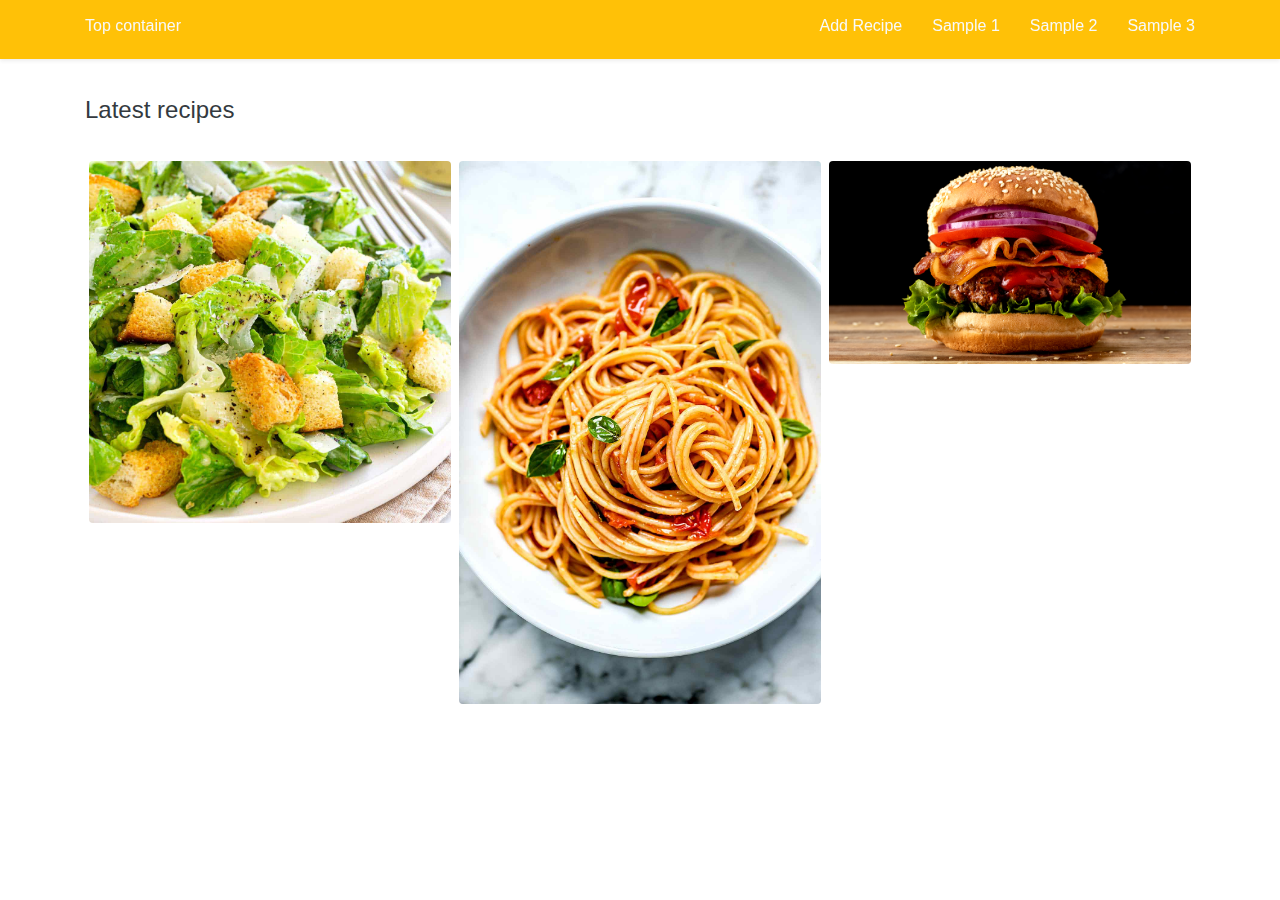
<file: index.html>
<!doctype html>
<html lang="en">

<head>
    <!-- Required meta tags -->
    <meta charset="utf-8">
    <meta name="viewport" content="width=device-width, initial-scale=1, shrink-to-fit=no">

    <!-- Bootstrap CSS -->
    <link rel="stylesheet" href="https://stackpath.bootstrapcdn.com/bootstrap/4.4.1/css/bootstrap.min.css"
        integrity="sha384-Vkoo8x4CGsO3+Hhxv8T/Q5PaXtkKtu6ug5TOeNV6gBiFeWPGFN9MuhOf23Q9Ifjh" crossorigin="anonymous">

    <link rel="stylesheet" href="./style.css">

    <title>Cooking Recipes</title>
</head>

<body>
    <div class="container-fluid fixed-top bg-warning text-light shadow-sm">
        <div class="container">
            <div class="row h6 pt-3 pb-3">
                <div class="col"> Top container</div>
                <div class="col-auto">
                    Add Recipe
                </div>
                <div class="col-auto">
                    Sample 1
                </div>
                <div class="col-auto">
                    Sample 2
                </div>
                <div class="col-auto">
                    Sample 3
                </div>
            </div>
        </div>
    </div>
    <div class="container mt-5 pt-5">
        <div class="row">
            <div class="col text-dark h4"> Latest recipes</div>
        </div>
        <div class="row mt-4 no-gutters">
            <div class="col-sm-4 p-1">
                <img src="./img/caesar-salad-10-1200.jpg" alt="" class="img-fluid rounded">
            </div>
            <div class="col-sm-4 p-1">
                <img src="./img/Pomodoro-Sauce-foodiecrush.com-015.jpg" alt="" class="img-fluid rounded ">
            </div>
            <div class="col-sm-4 p-1">
                <img src="./img/BIG_0003_Pikantny_teksanski_burger.png" alt="" class="img-fluid rounded">
            </div>
        </div>
    </div>





    <!-- Optional JavaScript -->
    <!-- jQuery first, then Popper.js, then Bootstrap JS -->
    <script src="https://code.jquery.com/jquery-3.4.1.slim.min.js"
        integrity="sha384-J6qa4849blE2+poT4WnyKhv5vZF5SrPo0iEjwBvKU7imGFAV0wwj1yYfoRSJoZ+n" crossorigin="anonymous">
    </script>
    <script src="https://stackpath.bootstrapcdn.com/bootstrap/4.4.1/js/bootstrap.min.js"
        integrity="sha384-wfSDF2E50Y2D1uUdj0O3uMBJnjuUD4Ih7YwaYd1iqfktj0Uod8GCExl3Og8ifwB6" crossorigin="anonymous">
    </script>
</body>

</html>
</file>
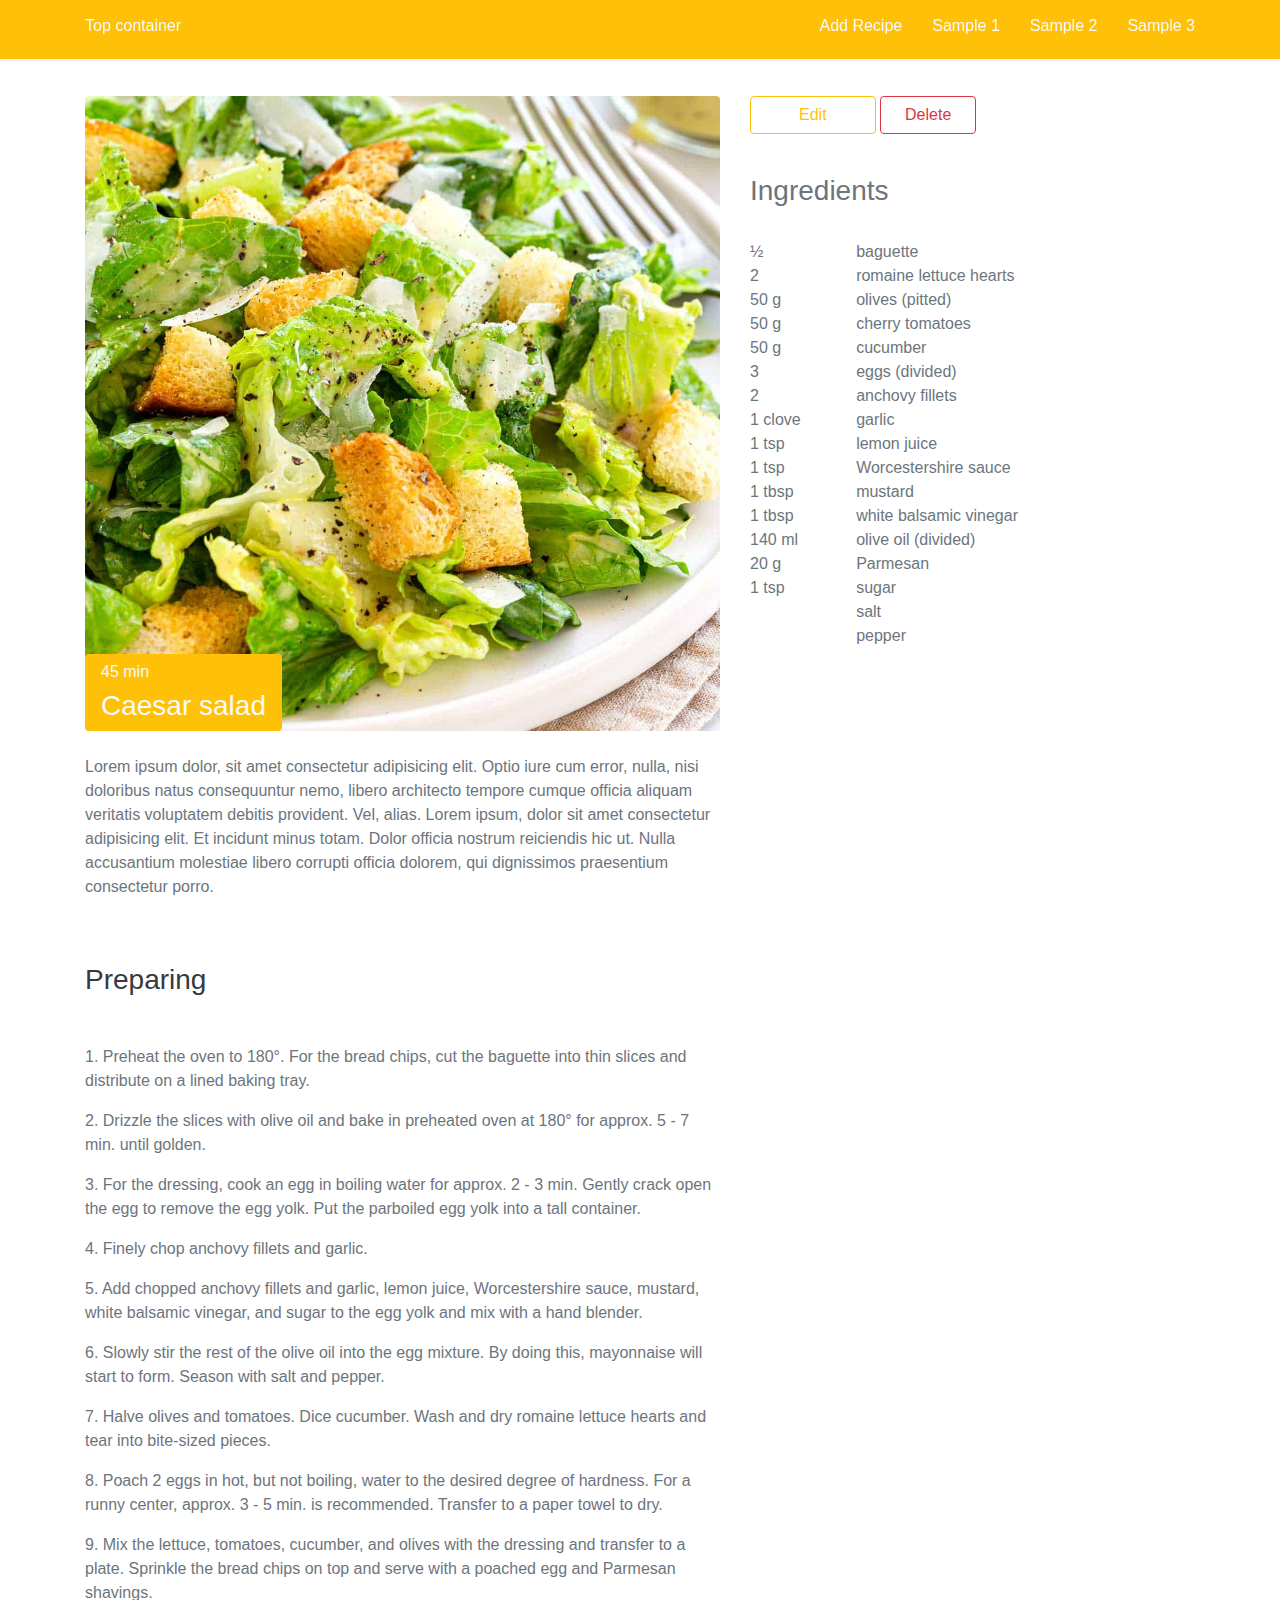
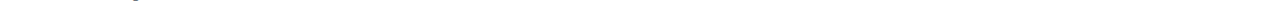
<file: recipe.html>
<!doctype html>
<html lang="en">

<head>
    <!-- Required meta tags -->
    <meta charset="utf-8">
    <meta name="viewport" content="width=device-width, initial-scale=1, shrink-to-fit=no">

    <!-- Bootstrap CSS -->
    <link rel="stylesheet" href="https://stackpath.bootstrapcdn.com/bootstrap/4.4.1/css/bootstrap.min.css"
        integrity="sha384-Vkoo8x4CGsO3+Hhxv8T/Q5PaXtkKtu6ug5TOeNV6gBiFeWPGFN9MuhOf23Q9Ifjh" crossorigin="anonymous">

    <link rel="stylesheet" href="./style.css">

    <title>Cooking Recipes</title>
</head>

<body>
    <div class="container-fluid fixed-top bg-warning text-light shadow-sm">
        <div class="container">
            <div class="row h6 pt-3 pb-3">
                <div class="col"> Top container</div>
                <div class="col-auto">
                    Add Recipe
                </div>
                <div class="col-auto">
                    Sample 1
                </div>
                <div class="col-auto">
                    Sample 2
                </div>
                <div class="col-auto">
                    Sample 3
                </div>
            </div>
        </div>
    </div>
    <div class="container mt-5 pt-5 text-secondary">
        <div class="row">
            <div class="col-md-7">
                <div class="position-relative">
                    <img src="./img/caesar-salad-10-1200.jpg" alt="" class="img-fluid rounded mb-4">
                    <span class="img-desc position-absolute px-3 pt-2 mb-4 text-light bg-warning rounded">
                        <h6>45 min </h6>
                        <h3>Caesar salad</h3>
                    </span>
                </div>
                <p>
                    Lorem ipsum dolor, sit amet consectetur adipisicing elit. Optio iure cum error, nulla, nisi
                    doloribus natus consequuntur nemo, libero architecto tempore cumque officia aliquam veritatis
                    voluptatem debitis provident. Vel, alias. Lorem ipsum, dolor sit amet consectetur adipisicing elit.
                    Et incidunt minus totam. Dolor officia nostrum reiciendis hic ut. Nulla accusantium molestiae libero
                    corrupti officia dolorem, qui dignissimos praesentium consectetur porro.
                </p>
            </div>
            <div class="col-md-5">
                <button type="button" class="btn btn-outline-warning px-5 "> Edit </button>
                <button type="button" class="btn btn-outline-danger px-4 ">Delete</button>
                <br>
                <h3 class="py-4 mt-3 text-secondary">Ingredients</h3>
                <table class="table table-borderless text-secondary">
                    <tbody>
                        <tr>
                            <td> ½ </td>
                            <td>baguette</td>
                        </tr>
                        <tr>
                            <td>2</td>
                            <td>romaine lettuce hearts</td>
                        </tr>
                        <tr>
                            <td>50 g</td>
                            <td>olives (pitted)</td>
                        </tr>
                        <tr>
                            <td>50 g</td>
                            <td>cherry tomatoes</td>
                        </tr>
                        <tr>
                            <td>50 g</td>
                            <td>cucumber</td>
                        </tr>
                        <tr>
                            <td>3</td>
                            <td>eggs (divided)</td>
                        </tr>
                        <tr>
                            <td>2</td>
                            <td>anchovy fillets</td>
                        </tr>
                        <tr>
                            <td>1 clove</td>
                            <td>garlic</td>
                        </tr>
                        <tr>
                            <td>1 tsp</td>
                            <td>lemon juice</td>
                        </tr>
                        <tr>
                            <td>1 tsp</td>
                            <td>Worcestershire sauce</td>
                        </tr>
                        <tr>
                            <td>1 tbsp</td>
                            <td>mustard</td>
                        </tr>
                        <tr>
                            <td>1 tbsp</td>
                            <td>white balsamic vinegar</td>
                        </tr>
                        <tr>
                            <td>140 ml</td>
                            <td>olive oil (divided)</td>
                        </tr>
                        <tr>
                            <td>20 g</td>
                            <td>Parmesan</td>
                        </tr>
                        <tr>
                            <td>1 tsp</td>
                            <td>sugar</td>
                        </tr>
                        <tr>
                            <td></td>
                            <td>salt</td>
                        </tr>
                        <tr>
                            <td></td>
                            <td>pepper</td>
                        </tr>
                    </tbody>
                </table>
            </div>

        </div>
        <div class="row">
            <div class="col-md-7">
                <h3 class="my-5 text-dark">Preparing</h3>
                <p>
                    1. Preheat the oven to 180°. For the bread chips, cut the baguette into thin slices and
                    distribute on a
                    lined baking tray. </p>
                <p>
                    2. Drizzle the slices with olive oil and bake in preheated oven at 180° for approx. 5 -
                    7
                    min. until
                    golden.
                </p>
                <p>
                    3. For the dressing, cook an egg in boiling water for approx. 2 - 3 min. Gently crack open
                    the
                    egg
                    to
                    remove the egg
                    yolk. Put the parboiled egg yolk into a tall container.
                </p>
                <p>
                    4. Finely chop anchovy fillets and garlic.
                </p>
                <p>
                    5. Add chopped anchovy fillets and garlic, lemon juice, Worcestershire sauce, mustard, white
                    balsamic
                    vinegar, and sugar
                    to the egg yolk and mix with a hand blender.
                </p>
                <p>
                    6. Slowly stir the rest of the olive oil into the egg mixture. By doing this, mayonnaise
                    will
                    start
                    to
                    form. Season with
                    salt and pepper.
                </p>
                <p>
                    7. Halve olives and tomatoes. Dice cucumber. Wash and dry romaine lettuce hearts and tear
                    into
                    bite-sized pieces.
                </p>
                <p>
                    8. Poach 2 eggs in hot, but not boiling, water to the desired degree of hardness. For a
                    runny
                    center,
                    approx. 3 - 5 min.
                    is recommended. Transfer to a paper towel to dry.
                </p>
                <p>
                    9. Mix the lettuce, tomatoes, cucumber, and olives with the dressing and transfer to a
                    plate.
                    Sprinkle
                    the bread chips on top and serve with a poached egg and Parmesan shavings.
                </p>
            </div>



        </div>
    </div>





    <!-- Optional JavaScript -->
    <!-- jQuery first, then Popper.js, then Bootstrap JS -->
    <script src="https://code.jquery.com/jquery-3.4.1.slim.min.js"
        integrity="sha384-J6qa4849blE2+poT4WnyKhv5vZF5SrPo0iEjwBvKU7imGFAV0wwj1yYfoRSJoZ+n" crossorigin="anonymous">
    </script>
    <script src="https://stackpath.bootstrapcdn.com/bootstrap/4.4.1/js/bootstrap.min.js"
        integrity="sha384-wfSDF2E50Y2D1uUdj0O3uMBJnjuUD4Ih7YwaYd1iqfktj0Uod8GCExl3Og8ifwB6" crossorigin="anonymous">
    </script>
</body>

</html>
</file>
<file: style.css>
.table td {
    padding: 0;
}

.img-desc {
    bottom: 0;
    left: 0;
}
</file>
